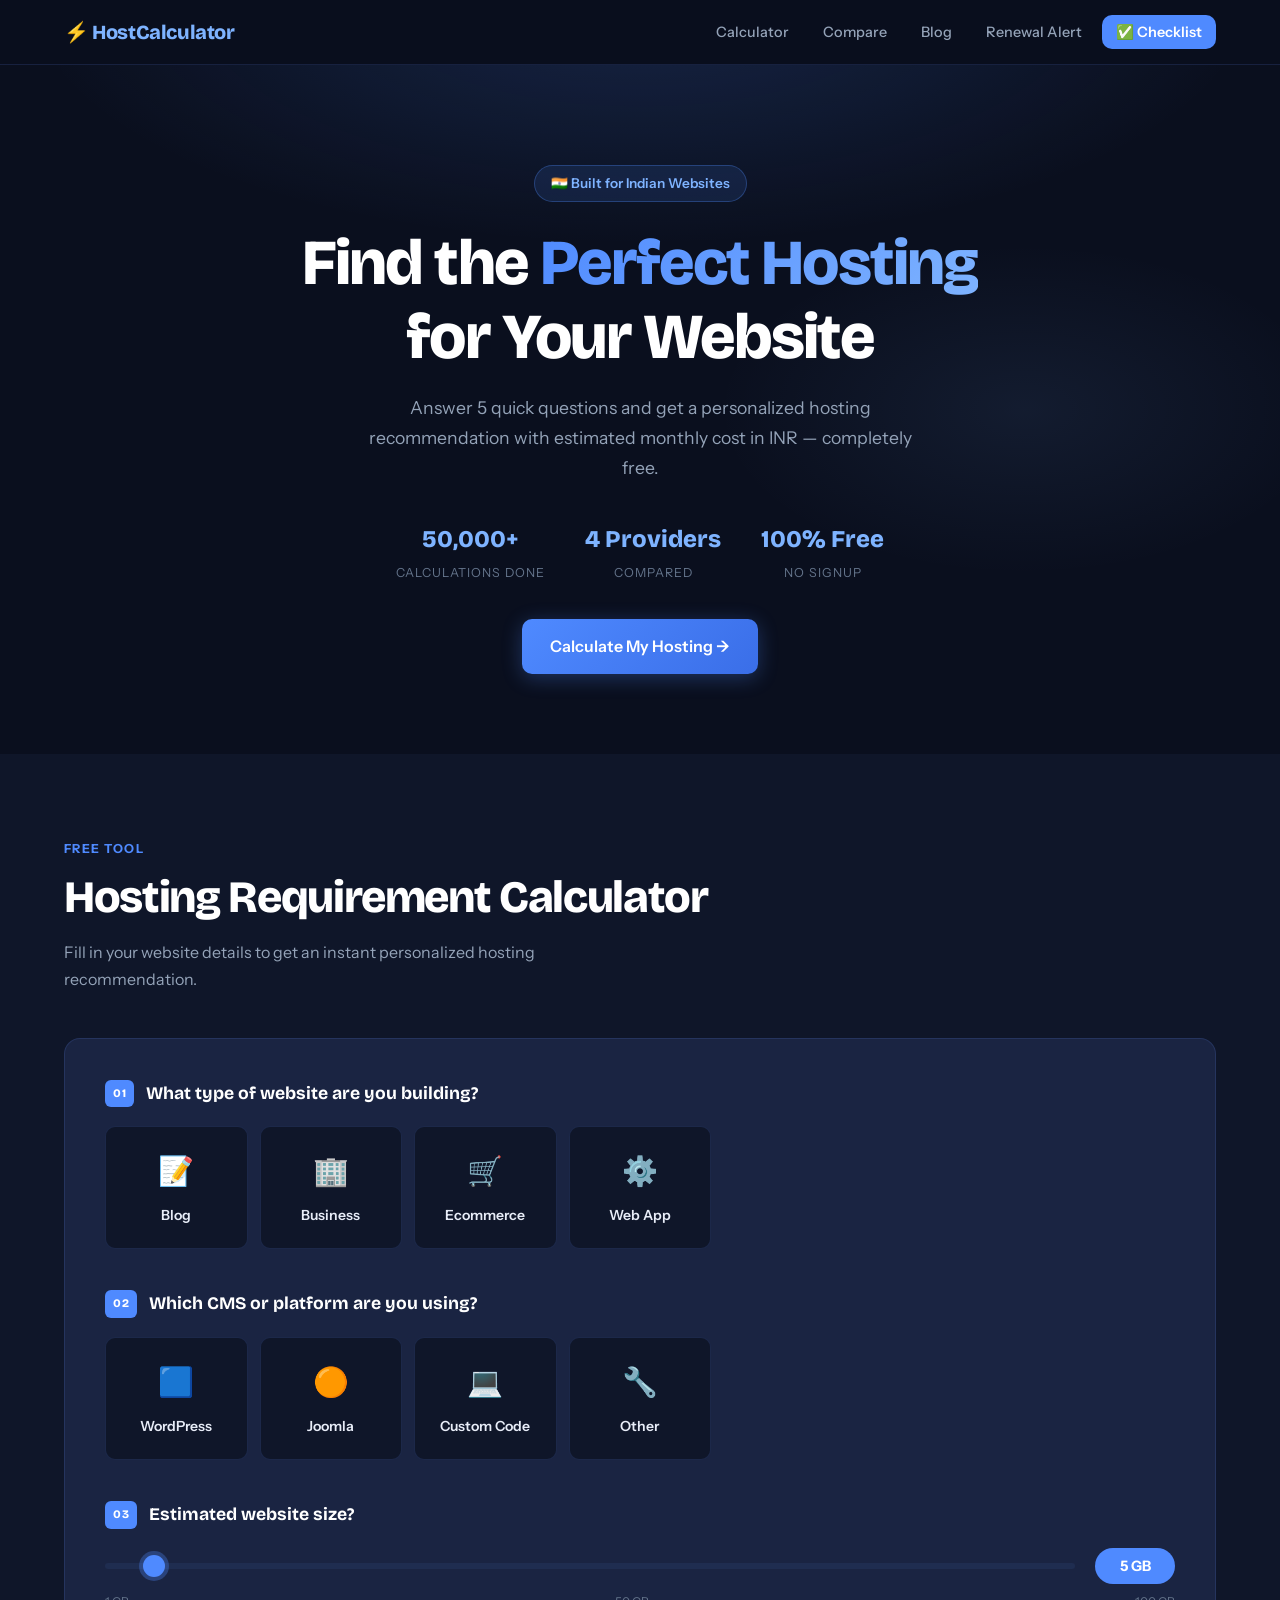
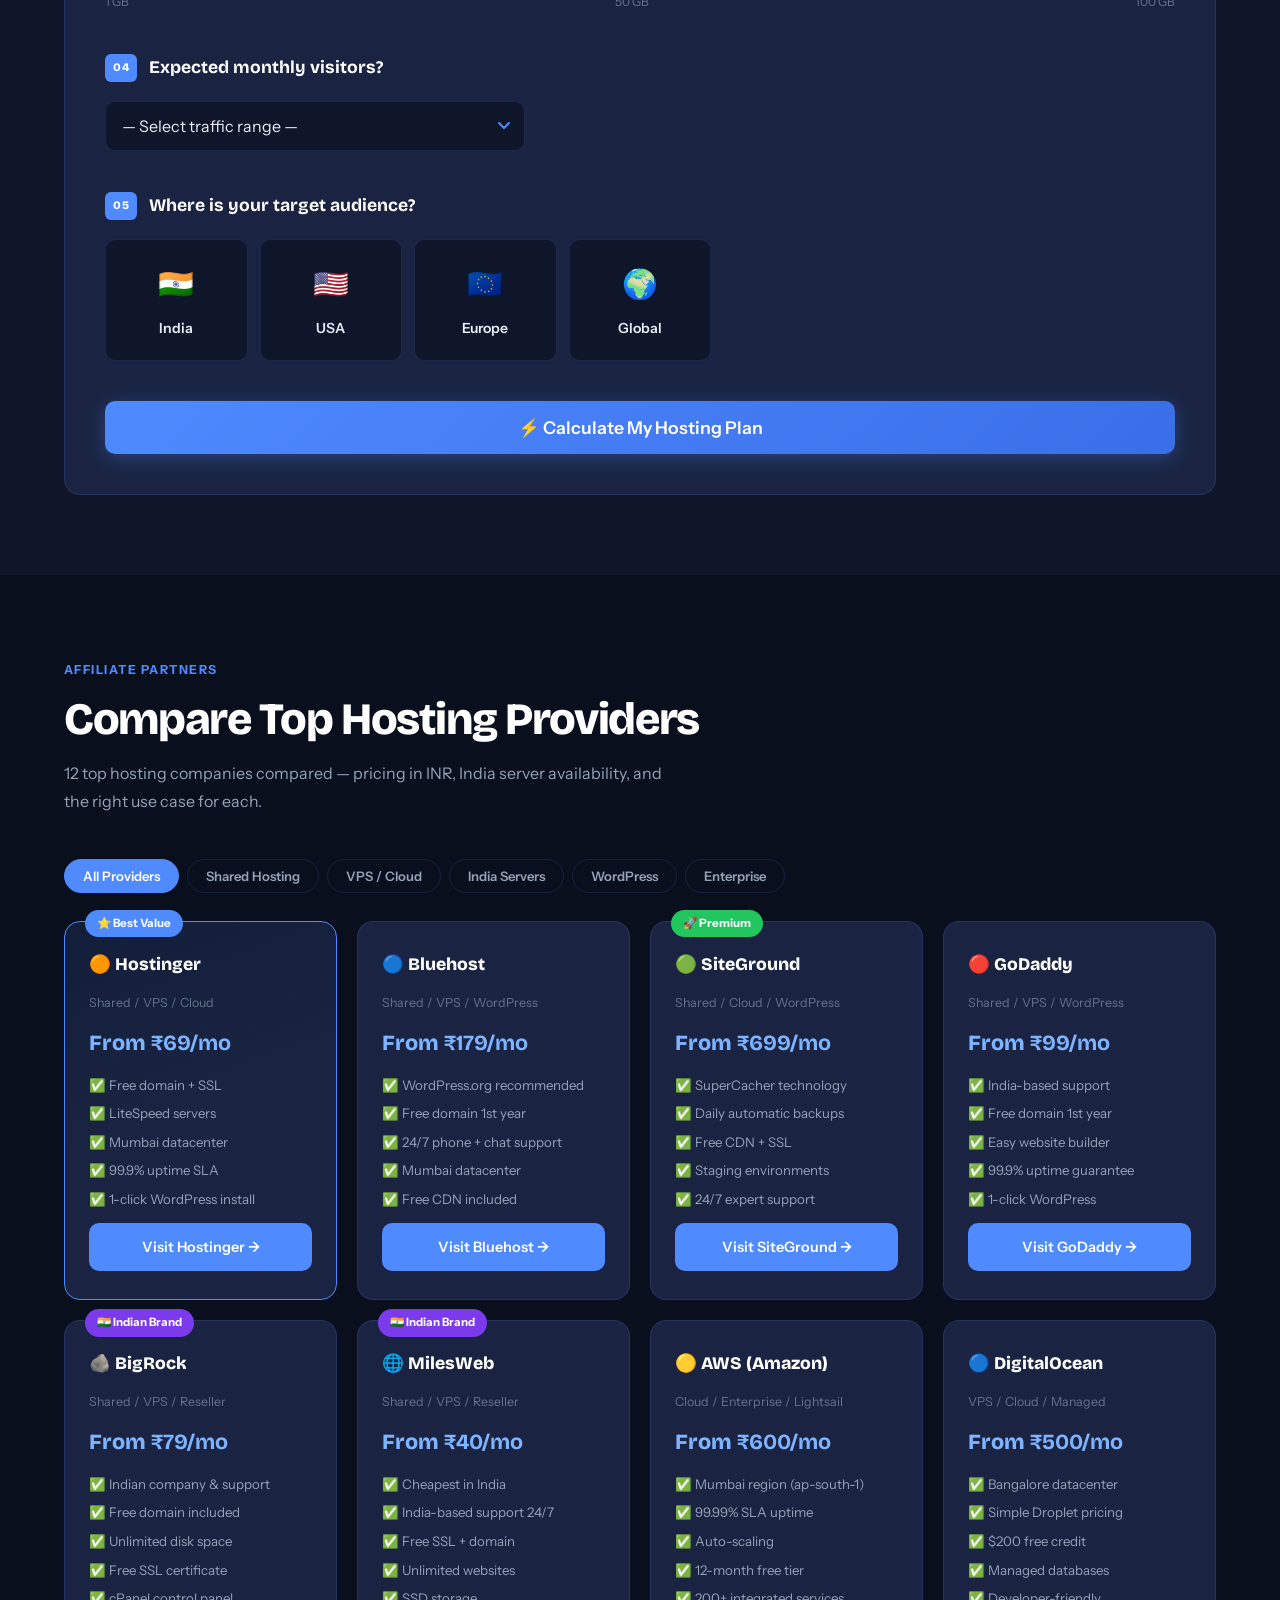
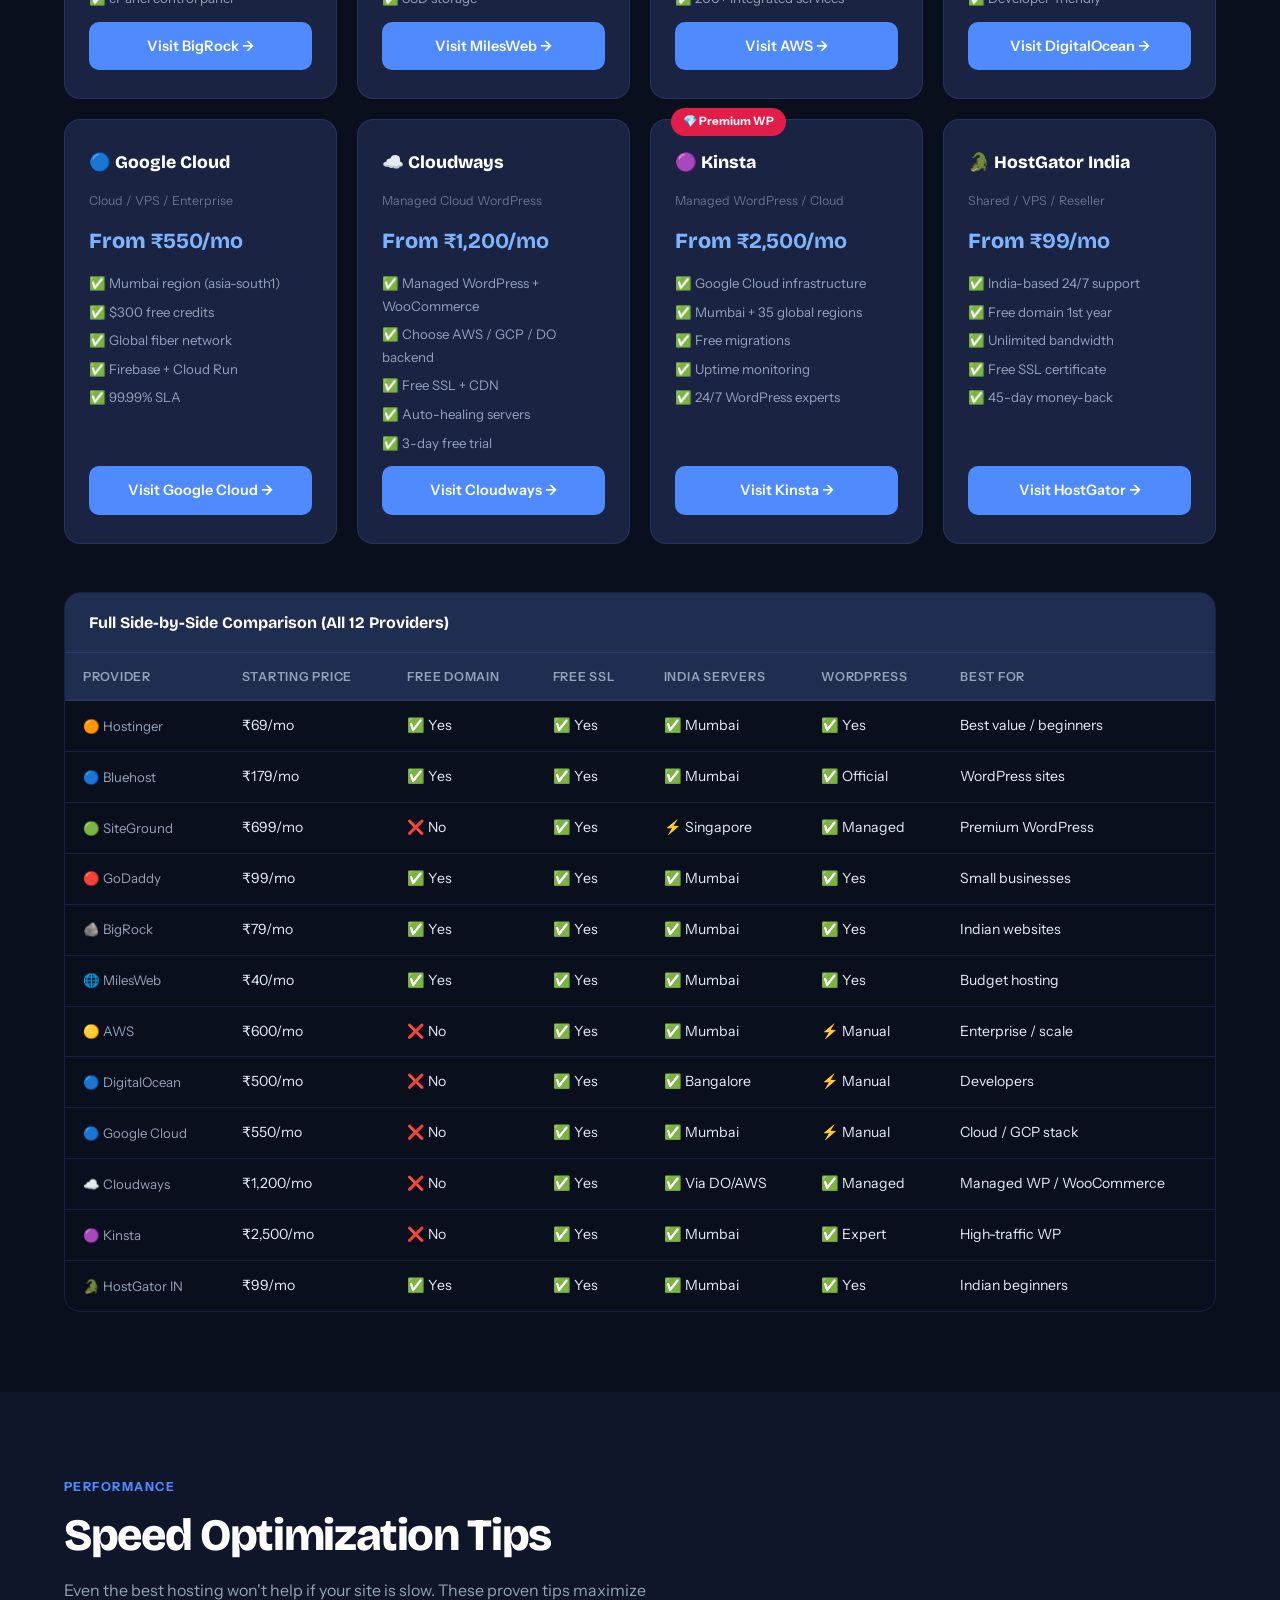
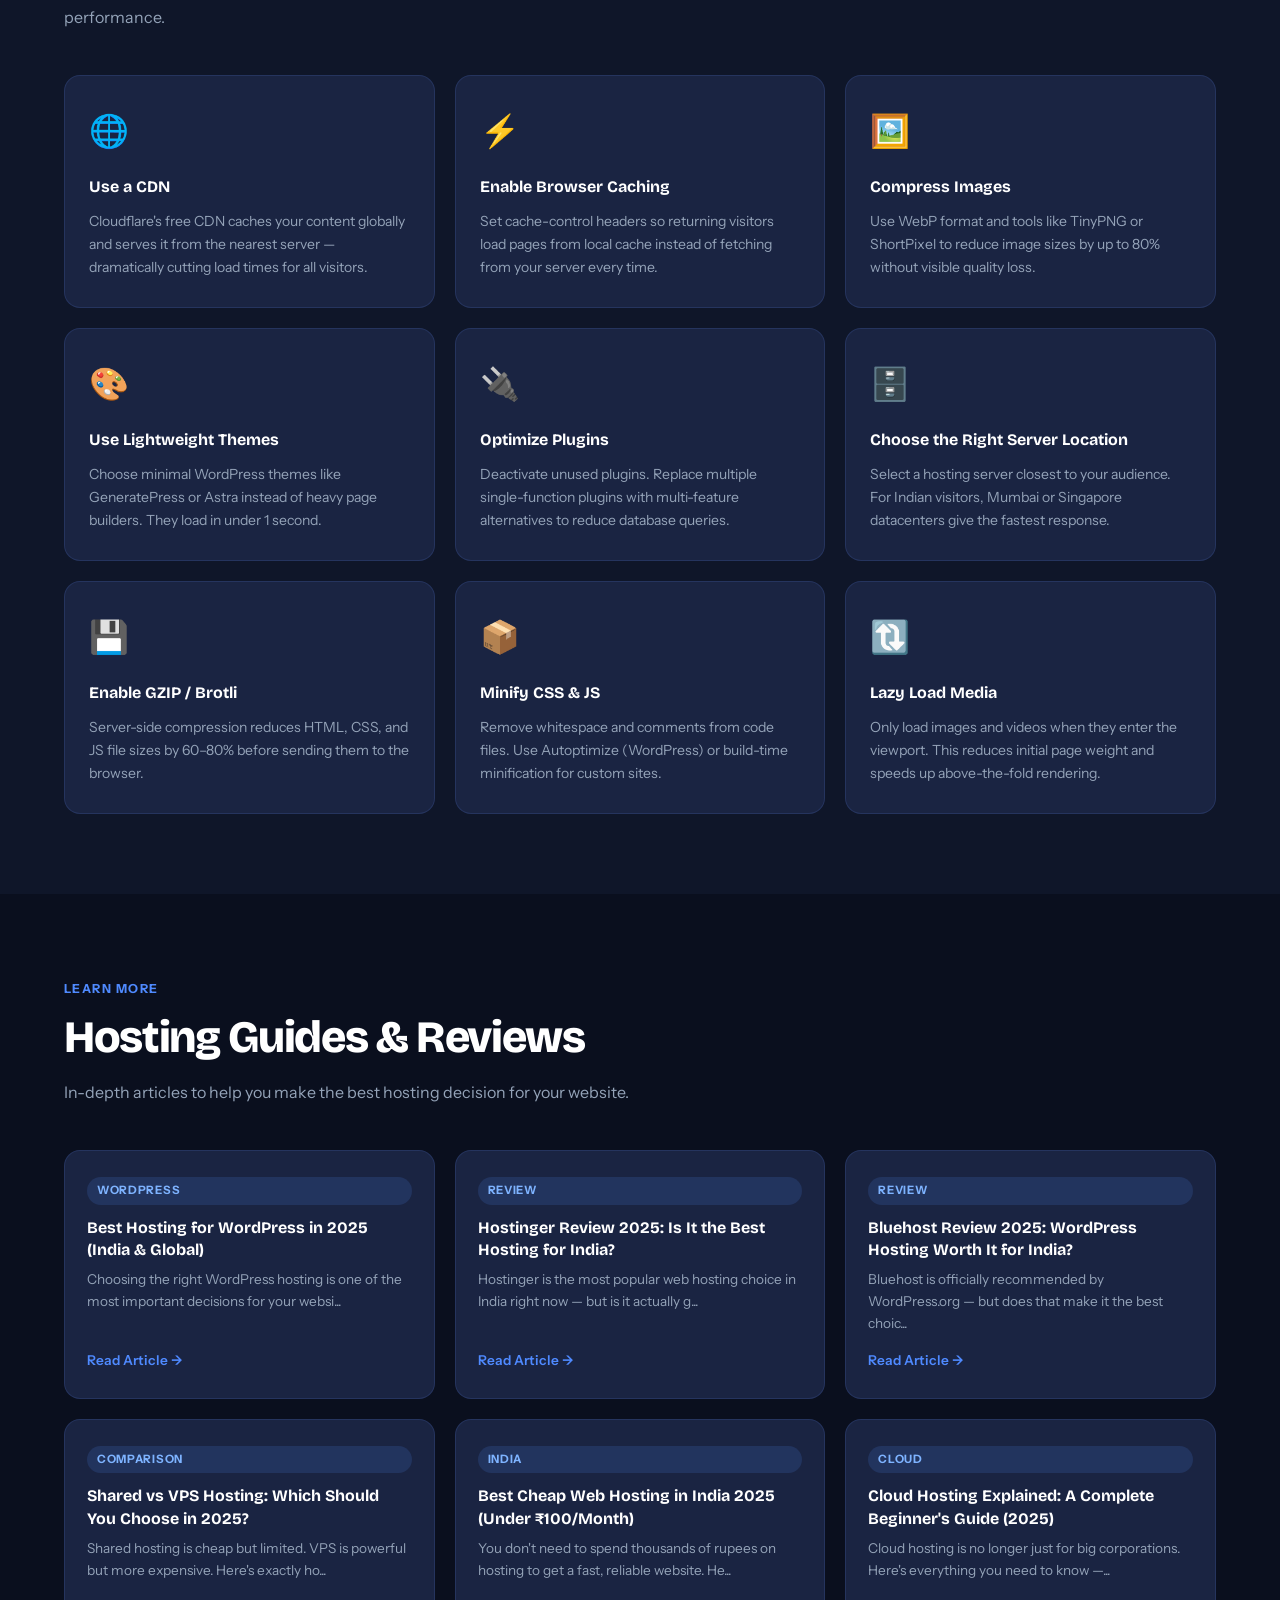
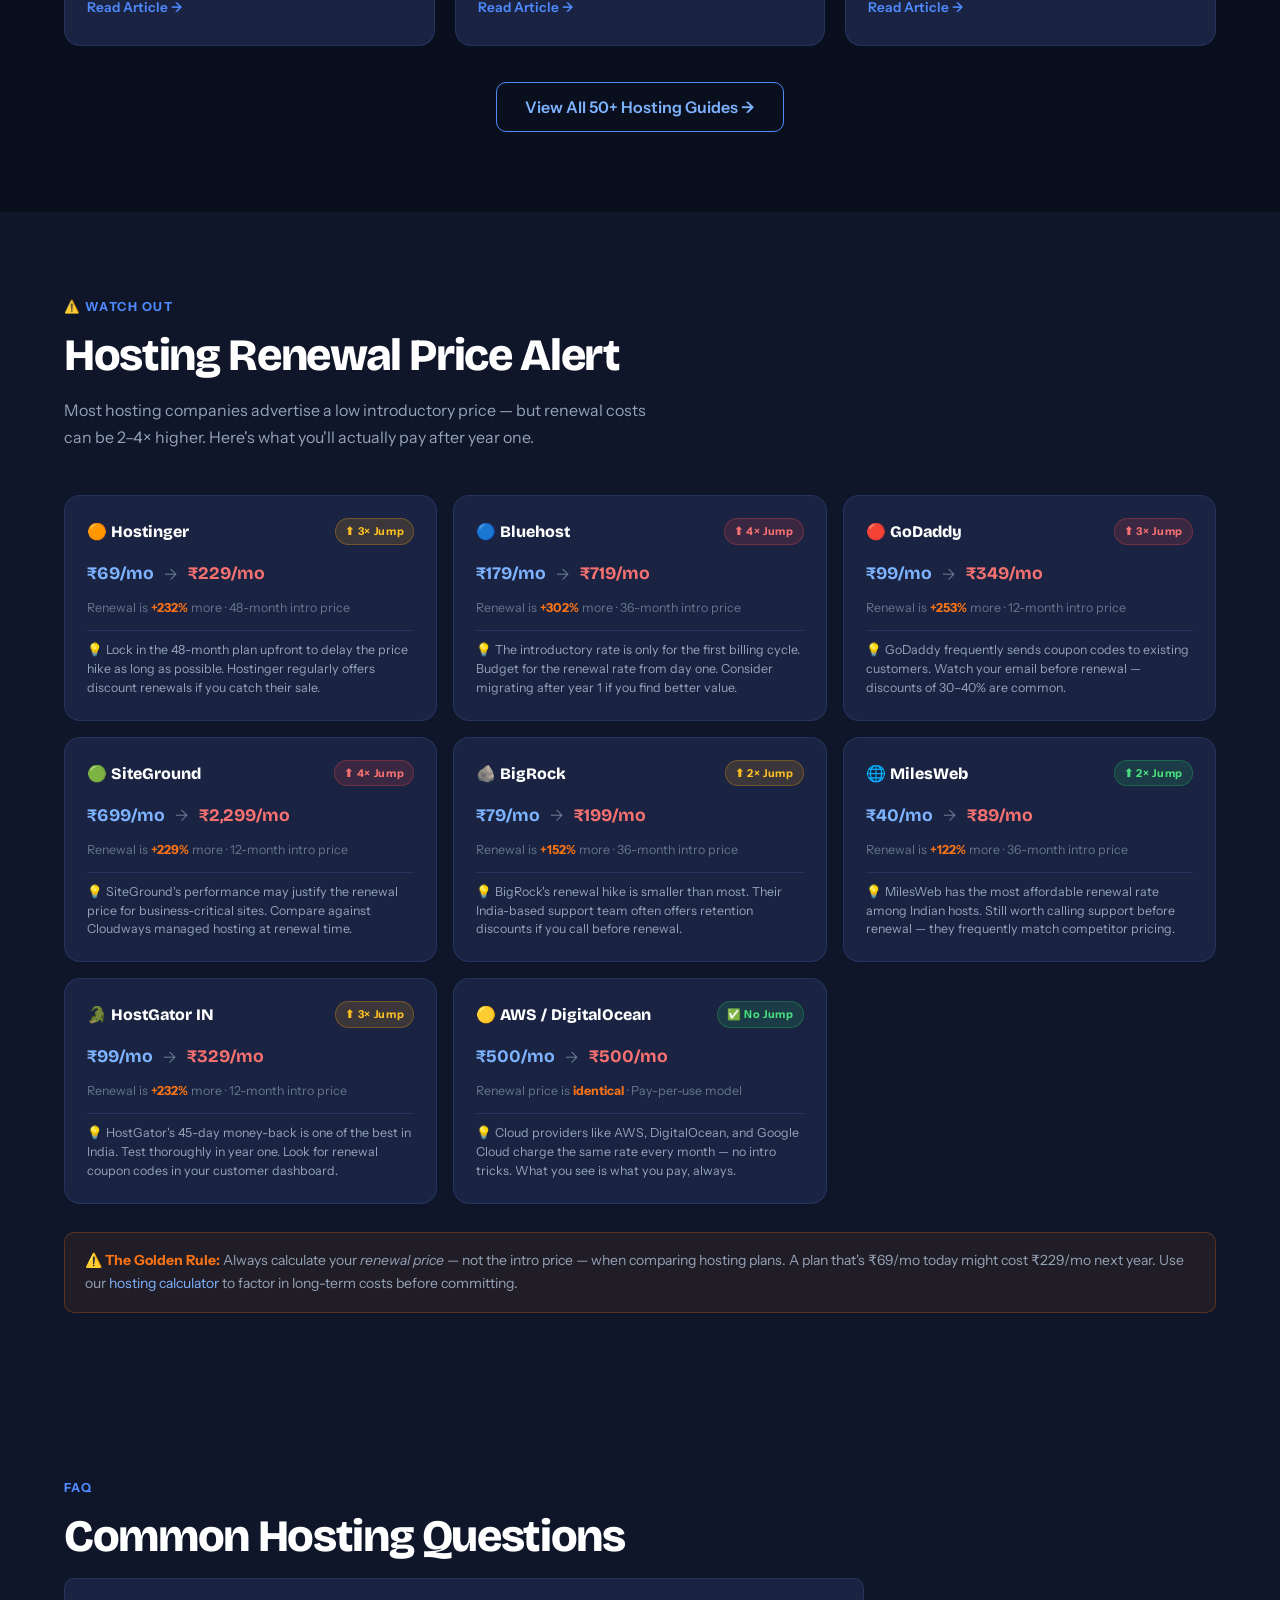
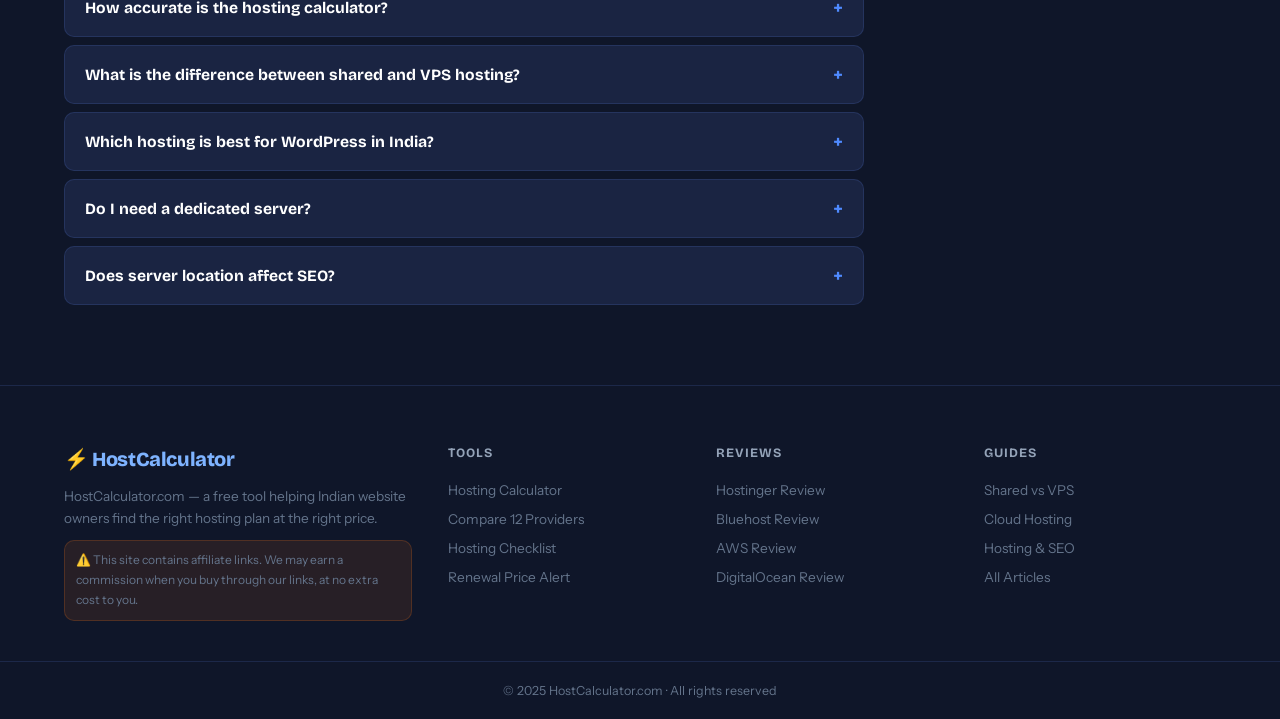
<file: index.html>
<!DOCTYPE html>
<html lang="en">
<head>
  <meta charset="UTF-8">
  <meta name="viewport" content="width=device-width, initial-scale=1.0">
  <title>HostCalculator.com – Find the Best Hosting & Estimated Cost for Your Website</title>
  <meta name="description" content="Use our free hosting calculator to find the best hosting type (Shared, VPS, Cloud, Dedicated) and estimated monthly cost in INR for your website. Compare Hostinger, Bluehost, AWS & more.">
  <meta name="keywords" content="hosting calculator, best web hosting India, web hosting cost estimator, VPS vs shared hosting, hosting recommendation tool">
  <meta name="author" content="HostCalculator.com">
  <link rel="canonical" href="https://hostcalculator.com/">
  <meta property="og:title" content="HostCalculator.com – Find the Best Hosting for Your Website">
  <meta property="og:description" content="Free tool to calculate the best hosting type and cost for your website based on traffic, CMS, and audience location.">
  <meta property="og:type" content="website">
  <meta property="og:url" content="https://hostcalculator.com/">
  <meta name="twitter:card" content="summary_large_image">
  <meta name="twitter:title" content="HostCalculator.com – Find Best Hosting & Cost">
  <script type="application/ld+json">{"@context":"https://schema.org","@type":"WebApplication","name":"HostCalculator.com","description":"Free tool to calculate the best web hosting type and estimated monthly cost in INR.","url":"https://hostcalculator.com/","applicationCategory":"UtilityApplication","offers":{"@type":"Offer","price":"0","priceCurrency":"INR"}}</script>
  <link rel="preconnect" href="https://fonts.googleapis.com">
  <link rel="preconnect" href="https://fonts.gstatic.com" crossorigin>
  <link href="https://fonts.googleapis.com/css2?family=Bricolage+Grotesque:opsz,wght@12..96,400;12..96,500;12..96,600;12..96,700;12..96,800&family=Instrument+Sans:ital,wght@0,400;0,500;0,600;1,400&display=swap" rel="stylesheet">
  <link rel="stylesheet" href="style.css">
</head>
<body>

<!-- NAV -->
<nav class="nav">
  <div class="nav-inner">
    <a href="#" class="logo" onclick="showPage('home')">⚡ HostCalculator</a>
    <ul class="nav-links">
      <li><a href="#calculator" onclick="showPage('home')">Calculator</a></li>
      <li><a href="#compare" onclick="showPage('home')">Compare</a></li>
      <li><a href="#" onclick="showPage('blog')">Blog</a></li>
      <li><a href="#renewal" onclick="showPage('home');setTimeout(()=>document.getElementById('renewal').scrollIntoView({behavior:'smooth'}),100)">Renewal Alert</a></li>
      <li><a href="#" onclick="showPage('checklist')" class="nav-cta">✅ Checklist</a></li>
    </ul>
    <button class="hamburger" id="hamburger">☰</button>
  </div>
  <div class="mob-menu" id="mobMenu">
    <a href="#calculator" onclick="showPage('home')">Calculator</a>
    <a href="#compare" onclick="showPage('home')">Compare Plans</a>
    <a href="#" onclick="showPage('blog')">Blog</a>
    <a href="#renewal" onclick="showPage('home');setTimeout(()=>document.getElementById('renewal').scrollIntoView({behavior:'smooth'}),100)">Renewal Price Alert</a>
    <a href="#" onclick="showPage('checklist')">✅ Hosting Checklist</a>
  </div>
</nav>

<!-- ============== HOME PAGE ============== -->
<div id="page-home" class="page active">

<!-- HERO -->
<header class="hero">
  <div class="hero-bg"></div>
  <div class="wrap hero-inner">
    <div class="badge">🇮🇳 Built for Indian Websites</div>
    <h1>Find the <span class="accent">Perfect Hosting</span><br>for Your Website</h1>
    <p class="hero-sub">Answer 5 quick questions and get a personalized hosting recommendation with estimated monthly cost in INR — completely free.</p>
    <div class="stats">
      <div class="stat"><strong>50,000+</strong><span>Calculations Done</span></div>
      <div class="stat"><strong>4 Providers</strong><span>Compared</span></div>
      <div class="stat"><strong>100% Free</strong><span>No Signup</span></div>
    </div>
    <a href="#calculator" class="btn">Calculate My Hosting →</a>
  </div>
</header>

<!-- CALCULATOR -->
<section class="sec sec-alt" id="calculator">
  <div class="wrap">
    <div class="sec-lbl">Free Tool</div>
    <h2 class="sec-title">Hosting Requirement Calculator</h2>
    <p class="sec-sub">Fill in your website details to get an instant personalized hosting recommendation.</p>
    <div class="calc-card">
      <div class="calc-form" id="calcForm">

        <div class="fg">
          <div class="flabel"><span class="step">01</span> What type of website are you building?</div>
          <div class="opt-grid">
            <label class="opt"><input type="radio" name="wtype" value="blog"><span class="opt-icon">📝</span><span class="opt-name">Blog</span></label>
            <label class="opt"><input type="radio" name="wtype" value="business"><span class="opt-icon">🏢</span><span class="opt-name">Business</span></label>
            <label class="opt"><input type="radio" name="wtype" value="ecommerce"><span class="opt-icon">🛒</span><span class="opt-name">Ecommerce</span></label>
            <label class="opt"><input type="radio" name="wtype" value="webapp"><span class="opt-icon">⚙️</span><span class="opt-name">Web App</span></label>
          </div>
        </div>

        <div class="fg">
          <div class="flabel"><span class="step">02</span> Which CMS or platform are you using?</div>
          <div class="opt-grid">
            <label class="opt"><input type="radio" name="cms" value="wordpress"><span class="opt-icon">🟦</span><span class="opt-name">WordPress</span></label>
            <label class="opt"><input type="radio" name="cms" value="joomla"><span class="opt-icon">🟠</span><span class="opt-name">Joomla</span></label>
            <label class="opt"><input type="radio" name="cms" value="custom"><span class="opt-icon">💻</span><span class="opt-name">Custom Code</span></label>
            <label class="opt"><input type="radio" name="cms" value="other"><span class="opt-icon">🔧</span><span class="opt-name">Other</span></label>
          </div>
        </div>

        <div class="fg">
          <div class="flabel"><span class="step">03</span> Estimated website size?</div>
          <div class="slider-wrap">
            <input type="range" id="sizeSlider" min="1" max="100" value="5" class="slider">
            <div class="slval"><span id="sizeVal">5</span> GB</div>
          </div>
          <div class="sl-lbls"><span>1 GB</span><span>50 GB</span><span>100 GB</span></div>
        </div>

        <div class="fg">
          <div class="flabel"><span class="step">04</span> Expected monthly visitors?</div>
          <select id="traffic" class="sel-inp">
            <option value="">— Select traffic range —</option>
            <option value="under10k">Under 10,000 visitors/month</option>
            <option value="10k-100k">10,000 – 100,000 visitors/month</option>
            <option value="100k-500k">100,000 – 500,000 visitors/month</option>
            <option value="over500k">Over 500,000 visitors/month</option>
          </select>
        </div>

        <div class="fg">
          <div class="flabel"><span class="step">05</span> Where is your target audience?</div>
          <div class="opt-grid">
            <label class="opt"><input type="radio" name="loc" value="india"><span class="opt-icon">🇮🇳</span><span class="opt-name">India</span></label>
            <label class="opt"><input type="radio" name="loc" value="usa"><span class="opt-icon">🇺🇸</span><span class="opt-name">USA</span></label>
            <label class="opt"><input type="radio" name="loc" value="europe"><span class="opt-icon">🇪🇺</span><span class="opt-name">Europe</span></label>
            <label class="opt"><input type="radio" name="loc" value="global"><span class="opt-icon">🌍</span><span class="opt-name">Global</span></label>
          </div>
        </div>

        <button class="btn btn-calc" onclick="calculate()">⚡ Calculate My Hosting Plan</button>
      </div>

      <!-- RESULT -->
      <div class="result" id="calcResult">
        <div class="res-badge">✅ Recommendation Ready</div>
        <h3 id="rTitle"></h3>
        <div class="res-cost" id="rCost"></div>
        <div class="res-specs" id="rSpecs"></div>
        <div class="res-loc" id="rLoc"></div>
        <div class="res-divider"></div>
        <div class="res-providers">
          <div class="res-providers-title">🔗 Recommended Providers for Your Plan</div>
          <div class="res-prov-grid" id="rProviders"></div>
        </div>
        <div class="res-divider"></div>
        <div class="res-actions">
          <button class="res-action-btn" onclick="downloadPDF()" id="pdfBtn">📄 Download PDF</button>
          <button class="res-action-btn" onclick="shareResult()" id="shareBtn">🔗 Copy Shareable Link</button>
          <button class="res-action-btn" onclick="showPage('checklist')">✅ Hosting Checklist</button>
          <button class="res-action-btn" onclick="document.getElementById('renewal').scrollIntoView({behavior:'smooth'})">🔔 Renewal Price Alert</button>
        </div>
        <button class="btn btn-out" onclick="resetCalc()" style="margin-top:8px">← Recalculate</button>
      </div>
    </div>
  </div>
</section>

<!-- COMPARE -->
<section class="sec" id="compare">
  <div class="wrap">
    <div class="sec-lbl">Affiliate Partners</div>
    <h2 class="sec-title">Compare Top Hosting Providers</h2>
    <p class="sec-sub">12 top hosting companies compared — pricing in INR, India server availability, and the right use case for each.</p>

    <!-- Category filter tabs -->
    <div class="prov-tabs" id="provTabs">
      <button class="ptab active" onclick="filterProviders('all',this)">All Providers</button>
      <button class="ptab" onclick="filterProviders('shared',this)">Shared Hosting</button>
      <button class="ptab" onclick="filterProviders('vps',this)">VPS / Cloud</button>
      <button class="ptab" onclick="filterProviders('india',this)">India Servers</button>
      <button class="ptab" onclick="filterProviders('wordpress',this)">WordPress</button>
      <button class="ptab" onclick="filterProviders('enterprise',this)">Enterprise</button>
    </div>

    <div class="prov-grid" id="providerGrid">

      <!-- 1. Hostinger -->
      <div class="prov-card feat" data-cats="all shared vps india wordpress">
        <div class="prov-bdg">⭐ Best Value</div>
        <div class="prov-logo">🟠 Hostinger</div>
        <div class="prov-type">Shared / VPS / Cloud</div>
        <div class="prov-price">From <strong>₹69/mo</strong></div>
        <ul class="prov-feats">
          <li>✅ Free domain + SSL</li>
          <li>✅ LiteSpeed servers</li>
          <li>✅ Mumbai datacenter</li>
          <li>✅ 99.9% uptime SLA</li>
          <li>✅ 1-click WordPress install</li>
        </ul>
        <a href="https://www.hostinger.in/web-hosting" target="_blank" rel="noopener sponsored" class="btn-aff">Visit Hostinger →</a>
      </div>

      <!-- 2. Bluehost -->
      <div class="prov-card" data-cats="all shared vps india wordpress">
        <div class="prov-logo">🔵 Bluehost</div>
        <div class="prov-type">Shared / VPS / WordPress</div>
        <div class="prov-price">From <strong>₹179/mo</strong></div>
        <ul class="prov-feats">
          <li>✅ WordPress.org recommended</li>
          <li>✅ Free domain 1st year</li>
          <li>✅ 24/7 phone + chat support</li>
          <li>✅ Mumbai datacenter</li>
          <li>✅ Free CDN included</li>
        </ul>
        <a href="https://www.bluehost.in/hosting/shared" target="_blank" rel="noopener sponsored" class="btn-aff">Visit Bluehost →</a>
      </div>

      <!-- 3. SiteGround -->
      <div class="prov-card" data-cats="all shared wordpress">
        <div class="prov-bdg" style="background:var(--green)">🚀 Premium</div>
        <div class="prov-logo">🟢 SiteGround</div>
        <div class="prov-type">Shared / Cloud / WordPress</div>
        <div class="prov-price">From <strong>₹699/mo</strong></div>
        <ul class="prov-feats">
          <li>✅ SuperCacher technology</li>
          <li>✅ Daily automatic backups</li>
          <li>✅ Free CDN + SSL</li>
          <li>✅ Staging environments</li>
          <li>✅ 24/7 expert support</li>
        </ul>
        <a href="https://www.siteground.com/web-hosting.htm" target="_blank" rel="noopener sponsored" class="btn-aff">Visit SiteGround →</a>
      </div>

      <!-- 4. GoDaddy -->
      <div class="prov-card" data-cats="all shared india wordpress">
        <div class="prov-logo">🔴 GoDaddy</div>
        <div class="prov-type">Shared / VPS / WordPress</div>
        <div class="prov-price">From <strong>₹99/mo</strong></div>
        <ul class="prov-feats">
          <li>✅ India-based support</li>
          <li>✅ Free domain 1st year</li>
          <li>✅ Easy website builder</li>
          <li>✅ 99.9% uptime guarantee</li>
          <li>✅ 1-click WordPress</li>
        </ul>
        <a href="https://www.godaddy.com/in/hosting/web-hosting" target="_blank" rel="noopener sponsored" class="btn-aff">Visit GoDaddy →</a>
      </div>

      <!-- 5. BigRock -->
      <div class="prov-card" data-cats="all shared india wordpress">
        <div class="prov-bdg" style="background:#7c3aed">🇮🇳 Indian Brand</div>
        <div class="prov-logo">🪨 BigRock</div>
        <div class="prov-type">Shared / VPS / Reseller</div>
        <div class="prov-price">From <strong>₹79/mo</strong></div>
        <ul class="prov-feats">
          <li>✅ Indian company & support</li>
          <li>✅ Free domain included</li>
          <li>✅ Unlimited disk space</li>
          <li>✅ Free SSL certificate</li>
          <li>✅ cPanel control panel</li>
        </ul>
        <a href="https://www.bigrock.in/web-hosting" target="_blank" rel="noopener sponsored" class="btn-aff">Visit BigRock →</a>
      </div>

      <!-- 6. MilesWeb -->
      <div class="prov-card" data-cats="all shared india wordpress">
        <div class="prov-bdg" style="background:#7c3aed">🇮🇳 Indian Brand</div>
        <div class="prov-logo">🌐 MilesWeb</div>
        <div class="prov-type">Shared / VPS / Reseller</div>
        <div class="prov-price">From <strong>₹40/mo</strong></div>
        <ul class="prov-feats">
          <li>✅ Cheapest in India</li>
          <li>✅ India-based support 24/7</li>
          <li>✅ Free SSL + domain</li>
          <li>✅ Unlimited websites</li>
          <li>✅ SSD storage</li>
        </ul>
        <a href="https://www.milesweb.in/web-hosting/" target="_blank" rel="noopener sponsored" class="btn-aff">Visit MilesWeb →</a>
      </div>

      <!-- 7. AWS -->
      <div class="prov-card" data-cats="all vps enterprise india">
        <div class="prov-logo">🟡 AWS (Amazon)</div>
        <div class="prov-type">Cloud / Enterprise / Lightsail</div>
        <div class="prov-price">From <strong>₹600/mo</strong></div>
        <ul class="prov-feats">
          <li>✅ Mumbai region (ap-south-1)</li>
          <li>✅ 99.99% SLA uptime</li>
          <li>✅ Auto-scaling</li>
          <li>✅ 12-month free tier</li>
          <li>✅ 200+ integrated services</li>
        </ul>
        <a href="https://aws.amazon.com/lightsail/" target="_blank" rel="noopener sponsored" class="btn-aff">Visit AWS →</a>
      </div>

      <!-- 8. DigitalOcean -->
      <div class="prov-card" data-cats="all vps enterprise india">
        <div class="prov-logo">🔵 DigitalOcean</div>
        <div class="prov-type">VPS / Cloud / Managed</div>
        <div class="prov-price">From <strong>₹500/mo</strong></div>
        <ul class="prov-feats">
          <li>✅ Bangalore datacenter</li>
          <li>✅ Simple Droplet pricing</li>
          <li>✅ $200 free credit</li>
          <li>✅ Managed databases</li>
          <li>✅ Developer-friendly</li>
        </ul>
        <a href="https://www.digitalocean.com/pricing" target="_blank" rel="noopener sponsored" class="btn-aff">Visit DigitalOcean →</a>
      </div>

      <!-- 9. Google Cloud -->
      <div class="prov-card" data-cats="all vps enterprise india">
        <div class="prov-logo">🔵 Google Cloud</div>
        <div class="prov-type">Cloud / VPS / Enterprise</div>
        <div class="prov-price">From <strong>₹550/mo</strong></div>
        <ul class="prov-feats">
          <li>✅ Mumbai region (asia-south1)</li>
          <li>✅ $300 free credits</li>
          <li>✅ Global fiber network</li>
          <li>✅ Firebase + Cloud Run</li>
          <li>✅ 99.99% SLA</li>
        </ul>
        <a href="https://cloud.google.com/free" target="_blank" rel="noopener sponsored" class="btn-aff">Visit Google Cloud →</a>
      </div>

      <!-- 10. Cloudways -->
      <div class="prov-card" data-cats="all vps wordpress">
        <div class="prov-logo">☁️ Cloudways</div>
        <div class="prov-type">Managed Cloud WordPress</div>
        <div class="prov-price">From <strong>₹1,200/mo</strong></div>
        <ul class="prov-feats">
          <li>✅ Managed WordPress + WooCommerce</li>
          <li>✅ Choose AWS / GCP / DO backend</li>
          <li>✅ Free SSL + CDN</li>
          <li>✅ Auto-healing servers</li>
          <li>✅ 3-day free trial</li>
        </ul>
        <a href="https://www.cloudways.com/en/wordpress-cloud-hosting.php" target="_blank" rel="noopener sponsored" class="btn-aff">Visit Cloudways →</a>
      </div>

      <!-- 11. Kinsta -->
      <div class="prov-card" data-cats="all wordpress enterprise">
        <div class="prov-bdg" style="background:#e11d48">💎 Premium WP</div>
        <div class="prov-logo">🟣 Kinsta</div>
        <div class="prov-type">Managed WordPress / Cloud</div>
        <div class="prov-price">From <strong>₹2,500/mo</strong></div>
        <ul class="prov-feats">
          <li>✅ Google Cloud infrastructure</li>
          <li>✅ Mumbai + 35 global regions</li>
          <li>✅ Free migrations</li>
          <li>✅ Uptime monitoring</li>
          <li>✅ 24/7 WordPress experts</li>
        </ul>
        <a href="https://kinsta.com/wordpress-hosting/" target="_blank" rel="noopener sponsored" class="btn-aff">Visit Kinsta →</a>
      </div>

      <!-- 12. HostGator India -->
      <div class="prov-card" data-cats="all shared india wordpress">
        <div class="prov-logo">🐊 HostGator India</div>
        <div class="prov-type">Shared / VPS / Reseller</div>
        <div class="prov-price">From <strong>₹99/mo</strong></div>
        <ul class="prov-feats">
          <li>✅ India-based 24/7 support</li>
          <li>✅ Free domain 1st year</li>
          <li>✅ Unlimited bandwidth</li>
          <li>✅ Free SSL certificate</li>
          <li>✅ 45-day money-back</li>
        </ul>
        <a href="https://www.hostgator.in/web-hosting" target="_blank" rel="noopener sponsored" class="btn-aff">Visit HostGator →</a>
      </div>

    </div><!-- /prov-grid -->

    <!-- Full comparison table -->
    <div class="tbl-wrap" style="margin-top:48px">
      <div class="tbl-head">Full Side-by-Side Comparison (All 12 Providers)</div>
      <div class="tbl-scroll">
        <table>
          <thead>
            <tr>
              <th>Provider</th>
              <th>Starting Price</th>
              <th>Free Domain</th>
              <th>Free SSL</th>
              <th>India Servers</th>
              <th>WordPress</th>
              <th>Best For</th>
            </tr>
          </thead>
          <tbody>
            <tr><td>🟠 Hostinger</td><td>₹69/mo</td><td>✅ Yes</td><td>✅ Yes</td><td>✅ Mumbai</td><td>✅ Yes</td><td>Best value / beginners</td></tr>
            <tr><td>🔵 Bluehost</td><td>₹179/mo</td><td>✅ Yes</td><td>✅ Yes</td><td>✅ Mumbai</td><td>✅ Official</td><td>WordPress sites</td></tr>
            <tr><td>🟢 SiteGround</td><td>₹699/mo</td><td>❌ No</td><td>✅ Yes</td><td>⚡ Singapore</td><td>✅ Managed</td><td>Premium WordPress</td></tr>
            <tr><td>🔴 GoDaddy</td><td>₹99/mo</td><td>✅ Yes</td><td>✅ Yes</td><td>✅ Mumbai</td><td>✅ Yes</td><td>Small businesses</td></tr>
            <tr><td>🪨 BigRock</td><td>₹79/mo</td><td>✅ Yes</td><td>✅ Yes</td><td>✅ Mumbai</td><td>✅ Yes</td><td>Indian websites</td></tr>
            <tr><td>🌐 MilesWeb</td><td>₹40/mo</td><td>✅ Yes</td><td>✅ Yes</td><td>✅ Mumbai</td><td>✅ Yes</td><td>Budget hosting</td></tr>
            <tr><td>🟡 AWS</td><td>₹600/mo</td><td>❌ No</td><td>✅ Yes</td><td>✅ Mumbai</td><td>⚡ Manual</td><td>Enterprise / scale</td></tr>
            <tr><td>🔵 DigitalOcean</td><td>₹500/mo</td><td>❌ No</td><td>✅ Yes</td><td>✅ Bangalore</td><td>⚡ Manual</td><td>Developers</td></tr>
            <tr><td>🔵 Google Cloud</td><td>₹550/mo</td><td>❌ No</td><td>✅ Yes</td><td>✅ Mumbai</td><td>⚡ Manual</td><td>Cloud / GCP stack</td></tr>
            <tr><td>☁️ Cloudways</td><td>₹1,200/mo</td><td>❌ No</td><td>✅ Yes</td><td>✅ Via DO/AWS</td><td>✅ Managed</td><td>Managed WP / WooCommerce</td></tr>
            <tr><td>🟣 Kinsta</td><td>₹2,500/mo</td><td>❌ No</td><td>✅ Yes</td><td>✅ Mumbai</td><td>✅ Expert</td><td>High-traffic WP</td></tr>
            <tr><td>🐊 HostGator IN</td><td>₹99/mo</td><td>✅ Yes</td><td>✅ Yes</td><td>✅ Mumbai</td><td>✅ Yes</td><td>Indian beginners</td></tr>
          </tbody>
        </table>
      </div>
    </div>
  </div>
</section>

<!-- SPEED TIPS -->
<section class="sec sec-alt" id="tips">
  <div class="wrap">
    <div class="sec-lbl">Performance</div>
    <h2 class="sec-title">Speed Optimization Tips</h2>
    <p class="sec-sub">Even the best hosting won't help if your site is slow. These proven tips maximize performance.</p>
    <div class="tips-grid">
      <div class="tip"><div class="tip-ic">🌐</div><h3>Use a CDN</h3><p>Cloudflare's free CDN caches your content globally and serves it from the nearest server — dramatically cutting load times for all visitors.</p></div>
      <div class="tip"><div class="tip-ic">⚡</div><h3>Enable Browser Caching</h3><p>Set cache-control headers so returning visitors load pages from local cache instead of fetching from your server every time.</p></div>
      <div class="tip"><div class="tip-ic">🖼️</div><h3>Compress Images</h3><p>Use WebP format and tools like TinyPNG or ShortPixel to reduce image sizes by up to 80% without visible quality loss.</p></div>
      <div class="tip"><div class="tip-ic">🎨</div><h3>Use Lightweight Themes</h3><p>Choose minimal WordPress themes like GeneratePress or Astra instead of heavy page builders. They load in under 1 second.</p></div>
      <div class="tip"><div class="tip-ic">🔌</div><h3>Optimize Plugins</h3><p>Deactivate unused plugins. Replace multiple single-function plugins with multi-feature alternatives to reduce database queries.</p></div>
      <div class="tip"><div class="tip-ic">🗄️</div><h3>Choose the Right Server Location</h3><p>Select a hosting server closest to your audience. For Indian visitors, Mumbai or Singapore datacenters give the fastest response.</p></div>
      <div class="tip"><div class="tip-ic">💾</div><h3>Enable GZIP / Brotli</h3><p>Server-side compression reduces HTML, CSS, and JS file sizes by 60–80% before sending them to the browser.</p></div>
      <div class="tip"><div class="tip-ic">📦</div><h3>Minify CSS & JS</h3><p>Remove whitespace and comments from code files. Use Autoptimize (WordPress) or build-time minification for custom sites.</p></div>
      <div class="tip"><div class="tip-ic">🔃</div><h3>Lazy Load Media</h3><p>Only load images and videos when they enter the viewport. This reduces initial page weight and speeds up above-the-fold rendering.</p></div>
    </div>
  </div>
</section>

<!-- BLOG PREVIEW -->
<section class="sec">
  <div class="wrap">
    <div class="sec-lbl">Learn More</div>
    <h2 class="sec-title">Hosting Guides & Reviews</h2>
    <p class="sec-sub">In-depth articles to help you make the best hosting decision for your website.</p>
    <div class="blog-grid" id="blogPreview"></div>
    <div class="blog-cta"><button class="btn btn-out" onclick="showPage('blog')">View All 50+ Hosting Guides →</button></div>
  </div>
</section>

<!-- RENEWAL PRICE ALERT -->
<section class="renewal-section" id="renewal">
  <div class="wrap">
    <div class="sec-lbl">⚠️ Watch Out</div>
    <h2 class="sec-title">Hosting Renewal Price Alert</h2>
    <p class="sec-sub">Most hosting companies advertise a low introductory price — but renewal costs can be 2–4× higher. Here's what you'll actually pay after year one.</p>
    <div class="renewal-grid">

      <div class="renewal-card">
        <div class="renewal-header">
          <span class="renewal-name">🟠 Hostinger</span>
          <span class="renewal-pill pill-med">⬆ 3× Jump</span>
        </div>
        <div class="renewal-prices">
          <span class="price-intro">₹69/mo</span>
          <span class="price-arrow">→</span>
          <span class="price-renew">₹229/mo</span>
        </div>
        <div class="renewal-jump">Renewal is <strong>+232%</strong> more · 48-month intro price</div>
        <div class="renewal-tip">💡 Lock in the 48-month plan upfront to delay the price hike as long as possible. Hostinger regularly offers discount renewals if you catch their sale.</div>
      </div>

      <div class="renewal-card">
        <div class="renewal-header">
          <span class="renewal-name">🔵 Bluehost</span>
          <span class="renewal-pill pill-high">⬆ 4× Jump</span>
        </div>
        <div class="renewal-prices">
          <span class="price-intro">₹179/mo</span>
          <span class="price-arrow">→</span>
          <span class="price-renew">₹719/mo</span>
        </div>
        <div class="renewal-jump">Renewal is <strong>+302%</strong> more · 36-month intro price</div>
        <div class="renewal-tip">💡 The introductory rate is only for the first billing cycle. Budget for the renewal rate from day one. Consider migrating after year 1 if you find better value.</div>
      </div>

      <div class="renewal-card">
        <div class="renewal-header">
          <span class="renewal-name">🔴 GoDaddy</span>
          <span class="renewal-pill pill-high">⬆ 3× Jump</span>
        </div>
        <div class="renewal-prices">
          <span class="price-intro">₹99/mo</span>
          <span class="price-arrow">→</span>
          <span class="price-renew">₹349/mo</span>
        </div>
        <div class="renewal-jump">Renewal is <strong>+253%</strong> more · 12-month intro price</div>
        <div class="renewal-tip">💡 GoDaddy frequently sends coupon codes to existing customers. Watch your email before renewal — discounts of 30–40% are common.</div>
      </div>

      <div class="renewal-card">
        <div class="renewal-header">
          <span class="renewal-name">🟢 SiteGround</span>
          <span class="renewal-pill pill-high">⬆ 4× Jump</span>
        </div>
        <div class="renewal-prices">
          <span class="price-intro">₹699/mo</span>
          <span class="price-arrow">→</span>
          <span class="price-renew">₹2,299/mo</span>
        </div>
        <div class="renewal-jump">Renewal is <strong>+229%</strong> more · 12-month intro price</div>
        <div class="renewal-tip">💡 SiteGround's performance may justify the renewal price for business-critical sites. Compare against Cloudways managed hosting at renewal time.</div>
      </div>

      <div class="renewal-card">
        <div class="renewal-header">
          <span class="renewal-name">🪨 BigRock</span>
          <span class="renewal-pill pill-med">⬆ 2× Jump</span>
        </div>
        <div class="renewal-prices">
          <span class="price-intro">₹79/mo</span>
          <span class="price-arrow">→</span>
          <span class="price-renew">₹199/mo</span>
        </div>
        <div class="renewal-jump">Renewal is <strong>+152%</strong> more · 36-month intro price</div>
        <div class="renewal-tip">💡 BigRock's renewal hike is smaller than most. Their India-based support team often offers retention discounts if you call before renewal.</div>
      </div>

      <div class="renewal-card">
        <div class="renewal-header">
          <span class="renewal-name">🌐 MilesWeb</span>
          <span class="renewal-pill pill-low">⬆ 2× Jump</span>
        </div>
        <div class="renewal-prices">
          <span class="price-intro">₹40/mo</span>
          <span class="price-arrow">→</span>
          <span class="price-renew">₹89/mo</span>
        </div>
        <div class="renewal-jump">Renewal is <strong>+122%</strong> more · 36-month intro price</div>
        <div class="renewal-tip">💡 MilesWeb has the most affordable renewal rate among Indian hosts. Still worth calling support before renewal — they frequently match competitor pricing.</div>
      </div>

      <div class="renewal-card">
        <div class="renewal-header">
          <span class="renewal-name">🐊 HostGator IN</span>
          <span class="renewal-pill pill-med">⬆ 3× Jump</span>
        </div>
        <div class="renewal-prices">
          <span class="price-intro">₹99/mo</span>
          <span class="price-arrow">→</span>
          <span class="price-renew">₹329/mo</span>
        </div>
        <div class="renewal-jump">Renewal is <strong>+232%</strong> more · 12-month intro price</div>
        <div class="renewal-tip">💡 HostGator's 45-day money-back is one of the best in India. Test thoroughly in year one. Look for renewal coupon codes in your customer dashboard.</div>
      </div>

      <div class="renewal-card">
        <div class="renewal-header">
          <span class="renewal-name">🟡 AWS / DigitalOcean</span>
          <span class="renewal-pill pill-low">✅ No Jump</span>
        </div>
        <div class="renewal-prices">
          <span class="price-intro">₹500/mo</span>
          <span class="price-arrow">→</span>
          <span class="price-renew">₹500/mo</span>
        </div>
        <div class="renewal-jump">Renewal price is <strong>identical</strong> · Pay-per-use model</div>
        <div class="renewal-tip">💡 Cloud providers like AWS, DigitalOcean, and Google Cloud charge the same rate every month — no intro tricks. What you see is what you pay, always.</div>
      </div>

    </div>
    <div class="renewal-warning">
      <strong>⚠️ The Golden Rule:</strong> Always calculate your <em>renewal price</em> — not the intro price — when comparing hosting plans. A plan that's ₹69/mo today might cost ₹229/mo next year. Use our <a href="#calculator" onclick="showPage('home');setTimeout(()=>document.getElementById('calculator').scrollIntoView({behavior:'smooth'}),100)" style="color:var(--accent2)">hosting calculator</a> to factor in long-term costs before committing.
    </div>
  </div>
</section>

<!-- PRINTABLE HOSTING CHECKLIST -->
<div id="page-checklist" class="page">
  <div style="background:var(--bg2);padding:60px 0 44px;border-bottom:1px solid var(--border)">
    <div class="wrap">
      <button class="back-btn" onclick="showPage('home')">← Back to Calculator</button>
      <div class="sec-lbl">Free Resource</div>
      <h1 class="sec-title">Hosting Setup Checklist</h1>
      <p class="sec-sub">A complete step-by-step checklist to set up your website hosting correctly. Check off each item as you go — your progress is saved automatically.</p>
    </div>
  </div>
  <div class="checklist-section">
    <div class="wrap">
      <div class="cl-progress">
        <span id="clProgressText">0 of 40 tasks completed</span>
        <div class="cl-track"><div class="cl-fill" id="clFill"></div></div>
        <span id="clPct">0%</span>
      </div>
      <div class="checklist-grid" id="checklistGrid"></div>
      <div class="cl-actions">
        <button class="btn" onclick="printChecklist()">🖨️ Print Checklist</button>
        <button class="res-action-btn" onclick="resetChecklist()">↺ Reset Progress</button>
      </div>
    </div>
  </div>
</div>

<!-- FAQ -->
<section class="sec sec-alt">
  <div class="wrap">
    <div class="sec-lbl">FAQ</div>
    <h2 class="sec-title">Common Hosting Questions</h2>
    <div class="faq-list">
      <div class="faq-item"><button class="faq-q" onclick="faq(this)">How accurate is the hosting calculator? <span>+</span></button><div class="faq-a">Our calculator uses industry-standard benchmarks for traffic-to-resource ratios. Results are estimates — your actual needs may vary based on specific application requirements, database usage, and content complexity.</div></div>
      <div class="faq-item"><button class="faq-q" onclick="faq(this)">What is the difference between shared and VPS hosting? <span>+</span></button><div class="faq-a">Shared hosting puts multiple websites on the same server sharing all resources — it's cheap but limited. VPS gives you a dedicated portion of a server with guaranteed RAM and CPU, offering much better performance and control.</div></div>
      <div class="faq-item"><button class="faq-q" onclick="faq(this)">Which hosting is best for WordPress in India? <span>+</span></button><div class="faq-a">For WordPress in India, Hostinger is our top pick thanks to their Mumbai servers, LiteSpeed cache, and pricing from ₹69/month. Bluehost is a close second with official WordPress.org recommendation and strong support.</div></div>
      <div class="faq-item"><button class="faq-q" onclick="faq(this)">Do I need a dedicated server? <span>+</span></button><div class="faq-a">Dedicated servers are recommended only when your website exceeds 500,000 monthly visitors and requires maximum control. Most websites — even those with hundreds of thousands of monthly visitors — run well on cloud hosting.</div></div>
      <div class="faq-item"><button class="faq-q" onclick="faq(this)">Does server location affect SEO? <span>+</span></button><div class="faq-a">Yes — server location affects page load speed, and Google considers page speed a ranking factor. Hosting in Mumbai or Singapore gives Indian visitors faster load times, improving both user experience and Google rankings.</div></div>
    </div>
  </div>
</section>

<!-- FOOTER -->
<footer class="footer">
  <div class="wrap footer-inner">
    <div class="footer-brand">
      <div class="logo">⚡ HostCalculator</div>
      <p>HostCalculator.com — a free tool helping Indian website owners find the right hosting plan at the right price.</p>
      <div class="disclaimer">⚠️ This site contains affiliate links. We may earn a commission when you buy through our links, at no extra cost to you.</div>
    </div>
    <div class="flinks">
      <div class="fc"><h4>Tools</h4><a href="#calculator" onclick="showPage('home')">Hosting Calculator</a><a href="#compare" onclick="showPage('home')">Compare 12 Providers</a><a href="#" onclick="showPage('checklist')">Hosting Checklist</a><a href="#renewal" onclick="showPage('home');setTimeout(()=>document.getElementById('renewal').scrollIntoView({behavior:'smooth'}),100)">Renewal Price Alert</a></div>
      <div class="fc"><h4>Reviews</h4><a href="#" onclick="openArticle('hostinger-review')">Hostinger Review</a><a href="#" onclick="openArticle('bluehost-review')">Bluehost Review</a><a href="#" onclick="openArticle('aws-hosting-review')">AWS Review</a><a href="#" onclick="openArticle('digitalocean-review')">DigitalOcean Review</a></div>
      <div class="fc"><h4>Guides</h4><a href="#" onclick="openArticle('shared-vs-vps-hosting')">Shared vs VPS</a><a href="#" onclick="openArticle('cloud-hosting-explained')">Cloud Hosting</a><a href="#" onclick="openArticle('hosting-impact-seo')">Hosting & SEO</a><a href="#" onclick="showPage('blog')">All Articles</a></div>
    </div>
  </div>
  <div class="foot-bot"><div class="wrap"><p>© 2025 HostCalculator.com · All rights reserved</p></div></div>
</footer>

</div><!-- /page-home -->

<!-- ============== BLOG INDEX PAGE ============== -->
<div id="page-blog" class="page">
  <div style="background:var(--bg2);padding:72px 0 52px;text-align:center">
    <div class="wrap">
      <div class="sec-lbl">Knowledge Base</div>
      <h1 class="sec-title">Hosting Guides & Reviews</h1>
      <p class="sec-sub" style="margin:0 auto">50+ in-depth articles to help you choose, configure, and optimize your web hosting — written for Indian website owners.</p>
    </div>
  </div>
  <div class="blog-index-page">
    <div class="wrap">
      <div class="blog-search">
        <input type="text" id="blogSearch" placeholder="🔍 Search articles..." oninput="filterBlog()">
      </div>
      <div class="blog-cats" id="blogCats"></div>
      <div class="blog-idx-grid" id="blogIdxGrid"></div>
    </div>
  </div>
</div>

<!-- ============== ARTICLE PAGE ============== -->
<div id="page-article" class="page">
  <div style="background:var(--bg2);padding:52px 0 36px;border-bottom:1px solid var(--border)">
    <div class="wrap">
      <div class="art-meta">
        <span class="atag" id="artTag"></span>
        <span class="adate" id="artDate"></span>
        <span class="adate" id="artTime"></span>
      </div>
    </div>
  </div>
  <div class="wrap">
    <div class="art-wrap" style="padding-top:36px">
      <div class="breadcrumb"><a href="#" onclick="showPage('home')">Home</a> › <a href="#" onclick="showPage('blog')">Blog</a> › <span id="artBreadcrumb"></span></div>
      <button class="back-btn" onclick="showPage('blog')">← Back to Blog</button>
      <h1 id="artTitle"></h1>
      <p class="art-intro" id="artIntro"></p>
      <div class="art-body" id="artBody"></div>
      <div class="cta-box">
        <h3>🧮 Not sure which hosting you need?</h3>
        <p>Get a personalized recommendation in under 60 seconds — completely free.</p>
        <button class="btn" onclick="showPage('home');setTimeout(()=>document.getElementById('calculator').scrollIntoView({behavior:'smooth'}),100)">Try the Hosting Calculator →</button>
      </div>
      <div class="rel-articles">
        <h3>Related Articles</h3>
        <div class="rel-grid" id="relGrid"></div>
      </div>
    </div>
  </div>
</div>
<script src="script.js"></script>
</body>
</html>
</file>
<file: style.css>
:root {
  --bg:#0a0f1e; --bg2:#0f1629; --surface:#1a2442; --surface2:#1f2d50;
  --border:rgba(99,143,255,0.15); --accent:#4f8aff; --accent2:#7eb3ff;
  --glow:rgba(79,138,255,0.3); --green:#22c55e; --text:#e8edf8;
  --text2:#94a3b8; --text3:#64748b; --white:#fff;
  --r:16px; --rs:10px; --shadow:0 8px 32px rgba(0,0,0,0.4);
  --fh:'Bricolage Grotesque',sans-serif; --fb:'Instrument Sans',sans-serif; --t:0.2s ease;
}
*,*::before,*::after{box-sizing:border-box;margin:0;padding:0}
html{scroll-behavior:smooth}
body{font-family:var(--fb);background:var(--bg);color:var(--text);line-height:1.7;font-size:16px;overflow-x:hidden}
a{color:inherit;text-decoration:none}
.wrap{max-width:1200px;margin:0 auto;padding:0 24px}

/* NAV */
.nav{position:sticky;top:0;z-index:100;background:rgba(10,15,30,0.92);backdrop-filter:blur(16px);border-bottom:1px solid var(--border)}
.nav-inner{max-width:1200px;margin:0 auto;padding:0 24px;height:64px;display:flex;align-items:center;justify-content:space-between}
.logo{font-family:var(--fh);font-size:1.25rem;font-weight:800;color:var(--accent2);letter-spacing:-0.02em}
.nav-links{display:flex;list-style:none;gap:6px;align-items:center}
.nav-links a{padding:8px 14px;border-radius:var(--rs);font-size:.9rem;font-weight:500;color:var(--text2);transition:all var(--t)}
.nav-links a:hover{color:var(--white);background:var(--surface)}
.nav-cta{background:var(--accent)!important;color:var(--white)!important;font-weight:600!important}
.hamburger{display:none;background:none;border:none;color:var(--text);font-size:1.4rem;cursor:pointer}
.mob-menu{display:none;flex-direction:column;background:var(--bg2);border-top:1px solid var(--border);padding:16px 24px;gap:8px}
.mob-menu a{padding:10px 0;border-bottom:1px solid var(--border);color:var(--text2)}
.mob-menu.open{display:flex}

/* HERO */
.hero{position:relative;padding:100px 0 80px;overflow:hidden;text-align:center}
.hero-bg{position:absolute;inset:0;background:radial-gradient(ellipse 80% 60% at 50% -10%,rgba(79,138,255,.18) 0%,transparent 60%),radial-gradient(ellipse 40% 40% at 80% 50%,rgba(126,179,255,.08) 0%,transparent 60%);pointer-events:none}
.hero-inner{position:relative}
.badge{display:inline-flex;align-items:center;gap:6px;background:rgba(79,138,255,.12);border:1px solid rgba(79,138,255,.3);color:var(--accent2);padding:6px 16px;border-radius:100px;font-size:.85rem;font-weight:600;margin-bottom:24px}
.hero h1{font-family:var(--fh);font-size:clamp(2.2rem,5vw,4rem);font-weight:800;line-height:1.15;letter-spacing:-.03em;margin-bottom:20px;color:var(--white)}
.accent{background:linear-gradient(135deg,var(--accent),var(--accent2));-webkit-background-clip:text;-webkit-text-fill-color:transparent;background-clip:text}
.hero-sub{font-size:1.1rem;color:var(--text2);max-width:560px;margin:0 auto 36px;line-height:1.7}
.stats{display:flex;justify-content:center;gap:40px;margin-bottom:36px;flex-wrap:wrap}
.stat{display:flex;flex-direction:column;gap:2px;text-align:center}
.stat strong{font-family:var(--fh);font-size:1.5rem;font-weight:800;color:var(--accent2)}
.stat span{font-size:.78rem;color:var(--text3);text-transform:uppercase;letter-spacing:.08em}

/* BUTTONS */
.btn{display:inline-flex;align-items:center;gap:8px;background:linear-gradient(135deg,var(--accent),#3a6ee8);color:var(--white);padding:14px 28px;border-radius:var(--rs);font-family:var(--fb);font-size:1rem;font-weight:600;border:none;cursor:pointer;transition:all var(--t);box-shadow:0 4px 20px var(--glow);text-decoration:none}
.btn:hover{transform:translateY(-2px);box-shadow:0 8px 30px var(--glow)}
.btn-out{background:transparent;color:var(--accent2);border:1.5px solid var(--accent);box-shadow:none}
.btn-out:hover{background:rgba(79,138,255,.1);transform:translateY(-1px)}
.btn-aff{display:block;text-align:center;background:var(--accent);color:var(--white);padding:12px 20px;border-radius:var(--rs);font-weight:600;font-size:.9rem;transition:all var(--t);margin-top:auto}
.btn-aff:hover{background:var(--accent2);transform:translateY(-2px)}

/* SECTIONS */
.sec{padding:80px 0}
.sec-alt{background:var(--bg2)}
.sec-lbl{display:inline-block;color:var(--accent);font-size:.78rem;font-weight:700;letter-spacing:.12em;text-transform:uppercase;margin-bottom:12px}
.sec-title{font-family:var(--fh);font-size:clamp(1.8rem,3.5vw,2.8rem);font-weight:800;letter-spacing:-.03em;color:var(--white);margin-bottom:14px;line-height:1.2}
.sec-sub{font-size:1rem;color:var(--text2);max-width:600px;margin-bottom:44px}

/* CALCULATOR */
.calc-card{background:var(--surface);border:1px solid var(--border);border-radius:var(--r);overflow:hidden}
.calc-form{padding:40px}
.fg{margin-bottom:40px}
.flabel{display:flex;align-items:center;gap:12px;font-family:var(--fh);font-size:1.1rem;font-weight:700;color:var(--white);margin-bottom:18px}
.step{background:var(--accent);color:var(--white);font-family:var(--fh);font-size:.72rem;font-weight:800;padding:4px 8px;border-radius:6px;letter-spacing:.05em;flex-shrink:0}
.opt-grid{display:grid;grid-template-columns:repeat(auto-fill,minmax(140px,1fr));gap:12px}
.opt{display:flex;flex-direction:column;align-items:center;gap:8px;padding:20px 16px;border-radius:var(--rs);border:1.5px solid var(--border);background:var(--bg2);cursor:pointer;transition:all var(--t);text-align:center}
.opt:hover{border-color:var(--accent);background:var(--surface2)}
.opt input[type=radio]{display:none}
.opt.sel{border-color:var(--accent);background:rgba(79,138,255,.15);box-shadow:0 0 0 3px var(--glow)}
.opt-icon{font-size:1.8rem}
.opt-name{font-size:.875rem;font-weight:600;color:var(--text)}
.slider-wrap{display:flex;align-items:center;gap:20px}
.slider{-webkit-appearance:none;appearance:none;flex:1;height:6px;background:var(--surface2);border-radius:100px;outline:none;cursor:pointer}
.slider::-webkit-slider-thumb{-webkit-appearance:none;width:22px;height:22px;border-radius:50%;background:var(--accent);cursor:pointer;box-shadow:0 0 0 4px var(--glow)}
.slval{background:var(--accent);color:var(--white);padding:6px 14px;border-radius:100px;font-weight:700;font-size:.9rem;min-width:80px;text-align:center;white-space:nowrap}
.sl-lbls{display:flex;justify-content:space-between;margin-top:8px;font-size:.76rem;color:var(--text3)}
.sel-inp{width:100%;max-width:420px;background:var(--bg2);border:1.5px solid var(--border);color:var(--text);padding:14px 16px;border-radius:var(--rs);font-family:var(--fb);font-size:1rem;outline:none;cursor:pointer;transition:border-color var(--t);appearance:none;background-image:url("data:image/svg+xml,%3Csvg xmlns='http://www.w3.org/2000/svg' width='12' height='8' viewBox='0 0 12 8'%3E%3Cpath d='M1 1l5 5 5-5' stroke='%234f8aff' stroke-width='2' fill='none' stroke-linecap='round'/%3E%3C/svg%3E");background-repeat:no-repeat;background-position:right 14px center;padding-right:40px}
.sel-inp:focus{border-color:var(--accent)}
.sel-inp option{background:var(--bg2)}
.btn-calc{width:100%;justify-content:center;font-size:1.1rem;padding:16px}

/* RESULT */
.result{padding:48px 40px;background:linear-gradient(135deg,rgba(79,138,255,.08),rgba(126,179,255,.04));border-top:1px solid var(--border);display:none}
.res-badge{display:inline-block;background:var(--green);color:#fff;padding:4px 12px;border-radius:100px;font-size:.76rem;font-weight:700;letter-spacing:.08em;text-transform:uppercase;margin-bottom:12px}
.result h3{font-family:var(--fh);font-size:1.8rem;font-weight:800;color:var(--white);margin-bottom:8px}
.res-cost{font-size:2.4rem;font-family:var(--fh);font-weight:800;color:var(--accent2);margin-bottom:24px}
.res-specs{display:grid;grid-template-columns:repeat(auto-fill,minmax(180px,1fr));gap:12px;margin-bottom:20px}
.spec-card{background:var(--surface);border:1px solid var(--border);border-radius:var(--rs);padding:16px}
.spec-lbl{font-size:.72rem;color:var(--text3);text-transform:uppercase;letter-spacing:.08em;margin-bottom:4px}
.spec-val{font-weight:700;font-size:.95rem;color:var(--text)}
.res-loc{background:var(--surface);border:1px solid var(--border);border-radius:var(--rs);padding:14px 18px;margin-bottom:22px;font-size:.9rem;color:var(--text2)}

/* PROVIDER TABS */
.prov-tabs{display:flex;flex-wrap:wrap;gap:8px;margin-bottom:28px}
.ptab{padding:8px 18px;border-radius:100px;border:1.5px solid var(--border);background:transparent;color:var(--text2);font-size:.82rem;font-weight:600;cursor:pointer;transition:all var(--t);font-family:var(--fb)}
.ptab:hover,.ptab.active{background:var(--accent);border-color:var(--accent);color:#fff}
.prov-card.hidden{display:none}

/* PROVIDERS */
.prov-grid{display:grid;grid-template-columns:repeat(auto-fill,minmax(260px,1fr));gap:20px;margin-bottom:48px}
.prov-card{background:var(--surface);border:1px solid var(--border);border-radius:var(--r);padding:28px 24px;display:flex;flex-direction:column;gap:12px;transition:all var(--t);position:relative}
.prov-card:hover{transform:translateY(-4px);border-color:var(--accent);box-shadow:0 12px 40px rgba(0,0,0,.3)}
.prov-card.feat{border-color:var(--accent);background:linear-gradient(160deg,rgba(79,138,255,.12),var(--surface) 50%)}
.prov-bdg{position:absolute;top:-12px;left:20px;background:var(--accent);color:#fff;font-size:.72rem;font-weight:700;padding:4px 12px;border-radius:100px}
.prov-logo{font-family:var(--fh);font-size:1.1rem;font-weight:800;color:var(--white)}
.prov-type{font-size:.78rem;color:var(--text3)}
.prov-price{font-size:1.35rem;font-family:var(--fh);font-weight:800;color:var(--accent2)}
.prov-feats{list-style:none;display:flex;flex-direction:column;gap:6px;flex:1}
.prov-feats li{font-size:.83rem;color:var(--text2)}

/* TABLE */
.tbl-wrap{overflow:hidden;border-radius:var(--r);border:1px solid var(--border)}
.tbl-head{background:var(--surface2);padding:16px 24px;font-family:var(--fh);font-size:1rem;font-weight:700;color:var(--white);border-bottom:1px solid var(--border)}
.tbl-scroll{overflow-x:auto}
table{width:100%;border-collapse:collapse}
th,td{padding:13px 18px;text-align:left;font-size:.88rem;border-bottom:1px solid var(--border)}
th{background:var(--surface2);color:var(--text2);font-weight:600;font-size:.78rem;text-transform:uppercase;letter-spacing:.06em}
td{color:var(--text)}
tbody tr:hover{background:var(--surface2)}
tbody tr:last-child td{border-bottom:none}
td:first-child{color:var(--text2);font-size:.83rem}

/* TIPS */
.tips-grid{display:grid;grid-template-columns:repeat(auto-fill,minmax(300px,1fr));gap:20px}
.tip{background:var(--surface);border:1px solid var(--border);border-radius:var(--r);padding:28px 24px;transition:all var(--t)}
.tip:hover{border-color:var(--accent);transform:translateY(-2px)}
.tip-ic{font-size:2rem;margin-bottom:14px}
.tip h3{font-family:var(--fh);font-size:1rem;font-weight:700;color:var(--white);margin-bottom:10px}
.tip p{font-size:.875rem;color:var(--text2);line-height:1.65}

/* BLOG */
.blog-grid{display:grid;grid-template-columns:repeat(auto-fill,minmax(310px,1fr));gap:20px;margin-bottom:36px}
.bc{display:flex;flex-direction:column;background:var(--surface);border:1px solid var(--border);border-radius:var(--r);padding:26px 22px;transition:all var(--t);color:inherit}
.bc:hover{border-color:var(--accent);transform:translateY(-3px);box-shadow:var(--shadow)}
.btag{display:inline-block;background:rgba(79,138,255,.15);color:var(--accent2);font-size:.72rem;font-weight:700;padding:4px 10px;border-radius:100px;margin-bottom:12px;letter-spacing:.06em;text-transform:uppercase}
.bc h3{font-family:var(--fh);font-size:1rem;font-weight:700;color:var(--white);margin-bottom:8px;line-height:1.4}
.bc p{font-size:.85rem;color:var(--text2);line-height:1.6;flex:1}
.bc .arr{display:inline-block;margin-top:14px;color:var(--accent);font-size:.85rem;font-weight:600}
.blog-cta{text-align:center}

/* ARTICLES (SPA) */
.art-wrap{max-width:820px;margin:0 auto;padding:48px 24px}
.art-meta{display:flex;gap:14px;align-items:center;flex-wrap:wrap;margin-bottom:14px}
.atag{background:rgba(79,138,255,.15);color:var(--accent2);font-size:.72rem;font-weight:700;padding:4px 10px;border-radius:100px;text-transform:uppercase;letter-spacing:.06em}
.adate{font-size:.82rem;color:var(--text3)}
.art-wrap h1{font-family:var(--fh);font-size:clamp(1.7rem,3.5vw,2.5rem);font-weight:800;letter-spacing:-.03em;color:var(--white);line-height:1.25;margin-bottom:12px}
.art-intro{font-size:1.05rem;color:var(--text2);line-height:1.7;margin-bottom:36px;padding-bottom:32px;border-bottom:1px solid var(--border)}
.art-body h2{font-family:var(--fh);font-size:1.4rem;font-weight:800;color:var(--white);margin:32px 0 12px}
.art-body h3{font-family:var(--fh);font-size:1.1rem;font-weight:700;color:var(--text);margin:22px 0 8px}
.art-body p{color:var(--text2);line-height:1.8;margin-bottom:14px}
.art-body ul,.art-body ol{padding-left:22px;margin-bottom:14px}
.art-body li{color:var(--text2);line-height:1.8;margin-bottom:5px}
.art-body a{color:var(--accent2);text-decoration:underline}
.art-body table{width:100%;border-collapse:collapse;margin:20px 0;border-radius:var(--rs);overflow:hidden}
.art-body th,.art-body td{padding:11px 14px;text-align:left;border-bottom:1px solid var(--border);font-size:.875rem}
.art-body th{background:var(--surface2);color:var(--text2);font-weight:600}
.art-body td{color:var(--text2)}
.callout{background:rgba(79,138,255,.1);border-left:4px solid var(--accent);padding:14px 18px;border-radius:0 var(--rs) var(--rs) 0;margin:20px 0}
.callout p{margin:0}
.cta-box{background:linear-gradient(135deg,rgba(79,138,255,.15),rgba(79,138,255,.05));border:1.5px solid var(--accent);border-radius:var(--r);padding:26px 22px;text-align:center;margin:32px 0}
.cta-box h3{font-family:var(--fh);font-size:1.05rem;font-weight:700;color:var(--white);margin-bottom:8px}
.cta-box p{font-size:.85rem;color:var(--text2);margin-bottom:14px}
.breadcrumb{font-size:.8rem;color:var(--text3);margin-bottom:16px}
.breadcrumb a{color:var(--text3)}
.breadcrumb a:hover{color:var(--accent2)}
.back-btn{display:inline-flex;align-items:center;gap:8px;color:var(--accent2);font-size:.9rem;font-weight:600;cursor:pointer;margin-bottom:24px;background:none;border:none;font-family:var(--fb)}
.back-btn:hover{color:var(--white)}
.rel-articles{margin-top:44px;padding-top:36px;border-top:1px solid var(--border)}
.rel-articles h3{font-family:var(--fh);font-size:1.1rem;font-weight:700;color:var(--white);margin-bottom:16px}
.rel-grid{display:grid;grid-template-columns:repeat(auto-fill,minmax(220px,1fr));gap:14px}
.rel-card{background:var(--surface);border:1px solid var(--border);border-radius:var(--rs);padding:18px;transition:all var(--t);cursor:pointer}
.rel-card:hover{border-color:var(--accent);transform:translateY(-2px)}
.rel-card h4{font-family:var(--fh);font-size:.9rem;font-weight:700;color:var(--white);margin-bottom:6px;line-height:1.4}
.rel-card p{font-size:.78rem;color:var(--text3)}

/* RESULT AFFILIATE CARDS */
.res-providers{margin:24px 0 20px}
.res-providers-title{font-size:.78rem;color:var(--text3);text-transform:uppercase;letter-spacing:.1em;font-weight:700;margin-bottom:12px}
.res-prov-grid{display:grid;grid-template-columns:repeat(auto-fill,minmax(210px,1fr));gap:12px}
.res-prov-card{background:var(--bg2);border:1px solid var(--border);border-radius:var(--rs);padding:16px;display:flex;flex-direction:column;gap:8px;transition:all var(--t)}
.res-prov-card:hover{border-color:var(--accent);transform:translateY(-2px)}
.res-prov-card.top-pick{border-color:var(--accent);background:rgba(79,138,255,.08)}
.res-prov-top{display:flex;justify-content:space-between;align-items:center}
.res-prov-name{font-family:var(--fh);font-size:.95rem;font-weight:800;color:var(--white)}
.res-prov-badge{font-size:.65rem;font-weight:700;background:var(--accent);color:#fff;padding:2px 8px;border-radius:100px;letter-spacing:.06em}
.res-prov-price{font-size:.82rem;color:var(--accent2);font-weight:600}
.res-prov-why{font-size:.75rem;color:var(--text3);line-height:1.5}
.res-prov-btn{display:block;text-align:center;background:var(--accent);color:#fff;padding:9px 14px;border-radius:var(--rs);font-weight:700;font-size:.82rem;transition:all var(--t);margin-top:4px}
.res-prov-btn:hover{background:var(--accent2);transform:translateY(-1px)}
.res-divider{height:1px;background:var(--border);margin:20px 0}

/* RESULT ACTION BUTTONS */
.res-actions{display:flex;flex-wrap:wrap;gap:10px;margin:20px 0 8px}
.res-action-btn{display:inline-flex;align-items:center;gap:7px;padding:10px 18px;border-radius:var(--rs);font-family:var(--fb);font-size:.82rem;font-weight:600;cursor:pointer;border:1.5px solid var(--border);background:var(--surface);color:var(--text2);transition:all var(--t)}
.res-action-btn:hover{border-color:var(--accent);color:var(--white);background:var(--surface2);transform:translateY(-1px)}
.res-action-btn.copied{border-color:var(--green);color:var(--green)}

/* RENEWAL ALERT */
.renewal-section{padding:80px 0;background:var(--bg2)}
.renewal-grid{display:grid;grid-template-columns:repeat(auto-fill,minmax(280px,1fr));gap:16px;margin-top:36px}
.renewal-card{background:var(--surface);border:1px solid var(--border);border-radius:var(--r);padding:22px;transition:all var(--t)}
.renewal-card:hover{border-color:var(--accent);transform:translateY(-2px)}
.renewal-header{display:flex;justify-content:space-between;align-items:center;margin-bottom:14px}
.renewal-name{font-family:var(--fh);font-size:1rem;font-weight:800;color:var(--white)}
.renewal-pill{font-size:.68rem;font-weight:700;padding:3px 9px;border-radius:100px;letter-spacing:.06em}
.pill-high{background:rgba(239,68,68,.15);color:#f87171;border:1px solid rgba(239,68,68,.3)}
.pill-med{background:rgba(245,158,11,.15);color:#fbbf24;border:1px solid rgba(245,158,11,.3)}
.pill-low{background:rgba(34,197,94,.15);color:#4ade80;border:1px solid rgba(34,197,94,.3)}
.renewal-prices{display:flex;align-items:center;gap:10px;margin-bottom:8px}
.price-intro{font-size:1.1rem;font-weight:700;color:var(--accent2);font-family:var(--fh)}
.price-arrow{color:var(--text3)}
.price-renew{font-size:1.1rem;font-weight:700;color:#f87171;font-family:var(--fh)}
.renewal-jump{font-size:.78rem;color:var(--text3);margin-bottom:12px}
.renewal-jump strong{color:#f97316}
.renewal-tip{font-size:.78rem;color:var(--text2);line-height:1.5;padding-top:10px;border-top:1px solid var(--border)}
.renewal-warning{background:rgba(249,115,22,.08);border:1px solid rgba(249,115,22,.25);border-radius:var(--rs);padding:16px 20px;margin-top:28px;font-size:.875rem;color:var(--text2);line-height:1.7}
.renewal-warning strong{color:#f97316}

/* CHECKLIST */
.checklist-section{padding:80px 0;background:var(--bg)}
.checklist-grid{display:grid;grid-template-columns:repeat(auto-fill,minmax(310px,1fr));gap:20px;margin-top:36px}
.cl-group{background:var(--surface);border:1px solid var(--border);border-radius:var(--r);padding:24px}
.cl-group h3{font-family:var(--fh);font-size:1rem;font-weight:800;color:var(--white);margin-bottom:14px}
.cl-items{display:flex;flex-direction:column;gap:8px}
.cl-item{display:flex;align-items:flex-start;gap:10px;font-size:.84rem;color:var(--text2);line-height:1.5;cursor:pointer}
.cl-box{width:17px;height:17px;border:1.5px solid var(--border);border-radius:4px;flex-shrink:0;margin-top:1px;transition:all var(--t);display:flex;align-items:center;justify-content:center;font-size:.65rem}
.cl-box.done{background:var(--accent);border-color:var(--accent);color:#fff}
.cl-item.done-item .cl-label{text-decoration:line-through;color:var(--text3)}
.cl-progress{display:flex;align-items:center;gap:12px;margin:20px 0 0;font-size:.8rem;color:var(--text3)}
.cl-track{flex:1;height:5px;background:var(--surface2);border-radius:100px;overflow:hidden}
.cl-fill{height:100%;background:linear-gradient(90deg,var(--accent),var(--green));border-radius:100px;width:0%;transition:width .3s}
.cl-actions{display:flex;gap:10px;margin-top:24px;flex-wrap:wrap}

/* FAQ */
.faq-list{display:flex;flex-direction:column;gap:8px;max-width:800px}
.faq-item{background:var(--surface);border:1px solid var(--border);border-radius:var(--rs);overflow:hidden}
.faq-q{width:100%;display:flex;justify-content:space-between;align-items:center;padding:17px 20px;background:none;border:none;color:var(--white);font-family:var(--fh);font-size:.98rem;font-weight:700;cursor:pointer;text-align:left;gap:12px}
.faq-q span{font-size:1.2rem;color:var(--accent);flex-shrink:0;transition:transform var(--t)}
.faq-q.open span{transform:rotate(45deg)}
.faq-a{padding:0 20px;max-height:0;overflow:hidden;font-size:.875rem;color:var(--text2);line-height:1.7;transition:max-height .3s ease,padding .3s ease}
.faq-a.open{max-height:200px;padding:0 20px 16px}

/* BLOG INDEX PAGE */
.blog-index-page{padding:80px 0}
.blog-idx-grid{display:grid;grid-template-columns:repeat(auto-fill,minmax(300px,1fr));gap:18px}
.blog-search{display:flex;gap:12px;margin-bottom:28px;flex-wrap:wrap}
.blog-search input{flex:1;min-width:220px;background:var(--surface);border:1.5px solid var(--border);color:var(--text);padding:12px 16px;border-radius:var(--rs);font-family:var(--fb);font-size:.95rem;outline:none}
.blog-search input:focus{border-color:var(--accent)}
.blog-cats{display:flex;flex-wrap:wrap;gap:8px;margin-bottom:32px}
.cat-btn{padding:7px 16px;border-radius:100px;border:1.5px solid var(--border);background:transparent;color:var(--text2);font-size:.82rem;font-weight:600;cursor:pointer;transition:all var(--t);font-family:var(--fb)}
.cat-btn:hover,.cat-btn.active{background:var(--accent);border-color:var(--accent);color:#fff}

/* FOOTER */
.footer{background:var(--bg2);border-top:1px solid var(--border);padding-top:56px}
.footer-inner{display:grid;grid-template-columns:1.5fr 1fr 1fr 1fr;gap:36px;padding-bottom:40px}
.footer-brand .logo{margin-bottom:10px}
.footer-brand p{font-size:.85rem;color:var(--text3);line-height:1.6;margin-bottom:10px}
.disclaimer{font-size:.75rem;color:var(--text3);background:rgba(249,115,22,.1);border:1px solid rgba(249,115,22,.2);padding:9px 11px;border-radius:var(--rs)}
.fc h4{font-family:var(--fh);font-size:.8rem;font-weight:700;color:var(--text2);text-transform:uppercase;letter-spacing:.08em;margin-bottom:12px}
.fc a{display:block;color:var(--text3);font-size:.85rem;padding:3px 0;transition:color var(--t)}
.fc a:hover{color:var(--accent2)}
.flinks{display:contents}
.foot-bot{border-top:1px solid var(--border);padding:18px 0;text-align:center}
.foot-bot p{font-size:.78rem;color:var(--text3)}
.foot-bot a{color:var(--accent)}

/* PAGE SYSTEM */
.page{display:none}
.page.active{display:block}

/* RESPONSIVE */
@media(max-width:960px){.footer-inner{grid-template-columns:1fr 1fr}}
@media(max-width:768px){
  .nav-links{display:none}.hamburger{display:block}
  .hero{padding:60px 0 48px}
  .stats{gap:22px}
  .opt-grid{grid-template-columns:repeat(2,1fr)}
  .prov-grid{grid-template-columns:1fr}
  .calc-form{padding:22px 18px}
  .result{padding:28px 18px}
  .sec{padding:52px 0}
  .tips-grid,.blog-grid{grid-template-columns:1fr}
  .footer-inner{grid-template-columns:1fr;gap:22px}
  .blog-idx-grid{grid-template-columns:1fr}
}
</file>
